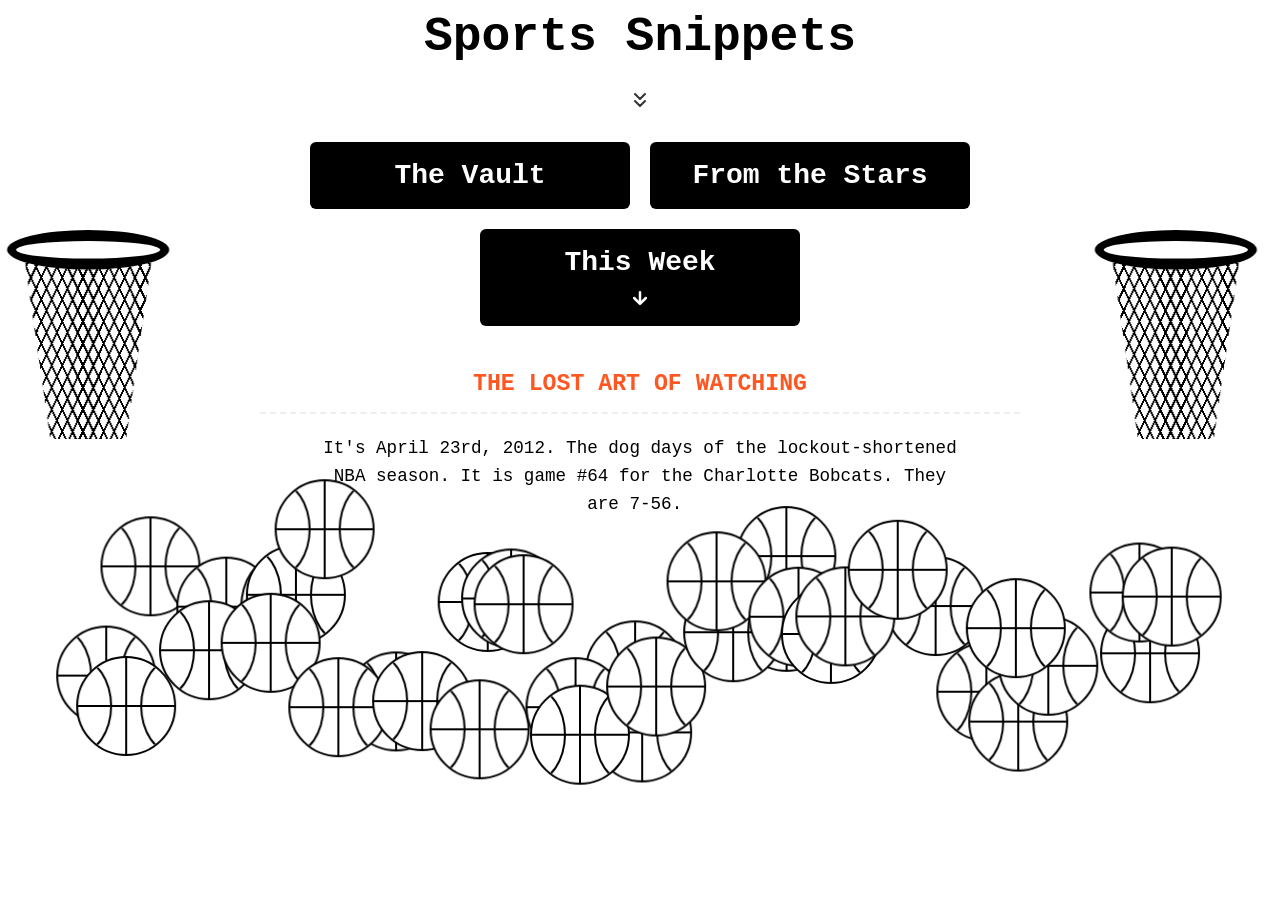
<file: index.html>
<!DOCTYPE html>
<html lang="en">

<head>
    <meta charset="UTF-8">
    <meta name="viewport" content="width=device-width, initial-scale=1.0">
    <title>Bouncing Basketball</title>
    <link rel="preconnect" href="https://fonts.googleapis.com">
    <link rel="preconnect" href="https://fonts.gstatic.com" crossorigin>
    <link href="https://fonts.googleapis.com/css2?family=Inter:wght@400;600&display=swap" rel="stylesheet">
    <link rel="stylesheet" href="style.css?t=12347">
</head>

<body>
    <div class="content-container">
        <h1 class="main-title">Sports Snippets</h1>

        <div id="arrow-toggle" class="arrow-toggle">
            <svg width="24" height="24" viewBox="0 0 24 24" fill="none" stroke="currentColor" stroke-width="2"
                stroke-linecap="round" stroke-linejoin="round">
                <path d="M7 13l5 5 5-5M7 6l5 5 5-5" />
            </svg>
        </div>

        <div id="subtitle-container" class="subtitle-container">
            <p class="subtitle">As we continually move into new ages in every aspect of our lives, we inevitably lose
                some of the past. Our memories are compressed and we have to work to unzip them. We want to remember the
                first time we felt the magnitude of a crowded stadium. The heartbreak shown on one team and the peak of
                humanity on the other. The wonder deep inside your child self as you believed, “maybe that could be me.”
                For those who were not there and for those who want to relive it, let us take you back.</p>
        </div>

        <div class="nav-buttons-column">
            <div class="nav-buttons">
                <a href="vault.html" class="nav-btn">The Vault</a>
                <a href="#" class="nav-btn">From the Stars</a>
            </div>
            <div class="nav-buttons">
                <a href="this-week.html" class="nav-btn" style="display: inline-flex; align-items: center; justify-content: center; gap: 10px; flex-direction: column;">
                    This Week
                    <svg width="20" height="20" viewBox="0 0 24 24" fill="none" stroke="white" stroke-width="3" stroke-linecap="round" stroke-linejoin="round">
                        <path d="M12 5v14M19 12l-7 7-7-7" />
                    </svg>
                </a>
            </div>
        </div>

        <div id="latest-preview-container" class="latest-preview-container" style="display: none; text-align: center; margin-top: 30px; width: 100%; display: flex; flex-direction: column; align-items: center;">
            <h3 class="preview-title" style="position: sticky; top: 0; background-color: #ffffff; padding: 15px 0; z-index: 100; border-bottom: 2px dashed #eee; width: 100%; color: black; font-family: 'Courier New', monospace; font-size: 1.1rem; text-transform: uppercase; margin-bottom: 10px; text-align: center;"><span id="preview-title-text" style="color: #FF5722; font-size: 1.45rem;"></span></h3>
            <div style="width: 100%; max-width: 650px; margin: 0 auto; padding-top: 10px; padding-bottom: 80px;">
                <p id="preview-text" class="preview-text" style="color: #000; font-family: 'Courier New', monospace; font-size: 1.1rem; line-height: 1.6; min-height: 3em; text-align: center; white-space: pre-wrap; margin: 0;"></p>
            </div>
        </div>
    </div>

    <script>
        document.addEventListener('DOMContentLoaded', () => {
            fetch('this-week-articles.json')
                .then(response => response.json())
                .then(articles => {
                    if (articles && articles.length > 0) {
                        const latest = articles[0];
                        document.getElementById('latest-preview-container').style.display = 'block';
                        document.getElementById('preview-title-text').innerText = latest.mainHeader;
                        
                        fetch(latest.markdownFile)
                            .then(res => res.text())
                            .then(text => {
                                const textElement = document.getElementById('preview-text');
                                textElement.textContent = ''; // clear text
                                
                                // Split text into paragraphs based on double newlines
                                const paragraphs = text.split(/\n\n+/).filter(p => p.trim() !== '');
                                let pIndex = 0;
                                
                                function dropParagraph() {
                                    if (pIndex < paragraphs.length) {
                                        // Append the next paragraph with a double newline
                                        textElement.textContent += paragraphs[pIndex] + '\n\n';
                                        pIndex++;
                                        // Wait 800ms before showing the next paragraph
                                        setTimeout(dropParagraph, 800);
                                    }
                                }
                                
                                // Start the paragraph-by-paragraph effect after a short delay
                                setTimeout(dropParagraph, 500);
                            })
                            .catch(err => console.error('Error loading markdown file:', err));
                    }
                })
                .catch(err => console.error('Error loading latest article:', err));
        });
    </script>

    <!-- Basketball Hoops -->
    <div class="hoop-container left-hoop">
        <div class="backboard">
            <div class="inner-square"></div>
            <div class="rim-connect"></div>
            <div class="rim">
                <div class="net"></div>
            </div>
        </div>
    </div>

    <div class="hoop-container right-hoop">
        <div class="backboard">
            <div class="inner-square"></div>
            <div class="rim-connect"></div>
            <div class="rim">
                <div class="net"></div>
            </div>
        </div>
    </div>

    <script>
        window.onerror = function(message, source, lineno, colno, error) {
            const errorDiv = document.createElement('div');
            errorDiv.style.position = 'fixed';
            errorDiv.style.top = '0';
            errorDiv.style.left = '0';
            errorDiv.style.width = '100vw';
            errorDiv.style.backgroundColor = 'red';
            errorDiv.style.color = 'white';
            errorDiv.style.zIndex = '999999';
            errorDiv.style.padding = '20px';
            errorDiv.style.fontSize = '20px';
            errorDiv.innerHTML = `<strong>Error:</strong> ${message}<br>Location: ${source}:${lineno}:${colno}<br><pre>${error && error.stack}</pre>`;
            document.body.appendChild(errorDiv);
        };
    </script>
    <script src="script.js?v=9.11"></script>
</body>

</html>
</file>
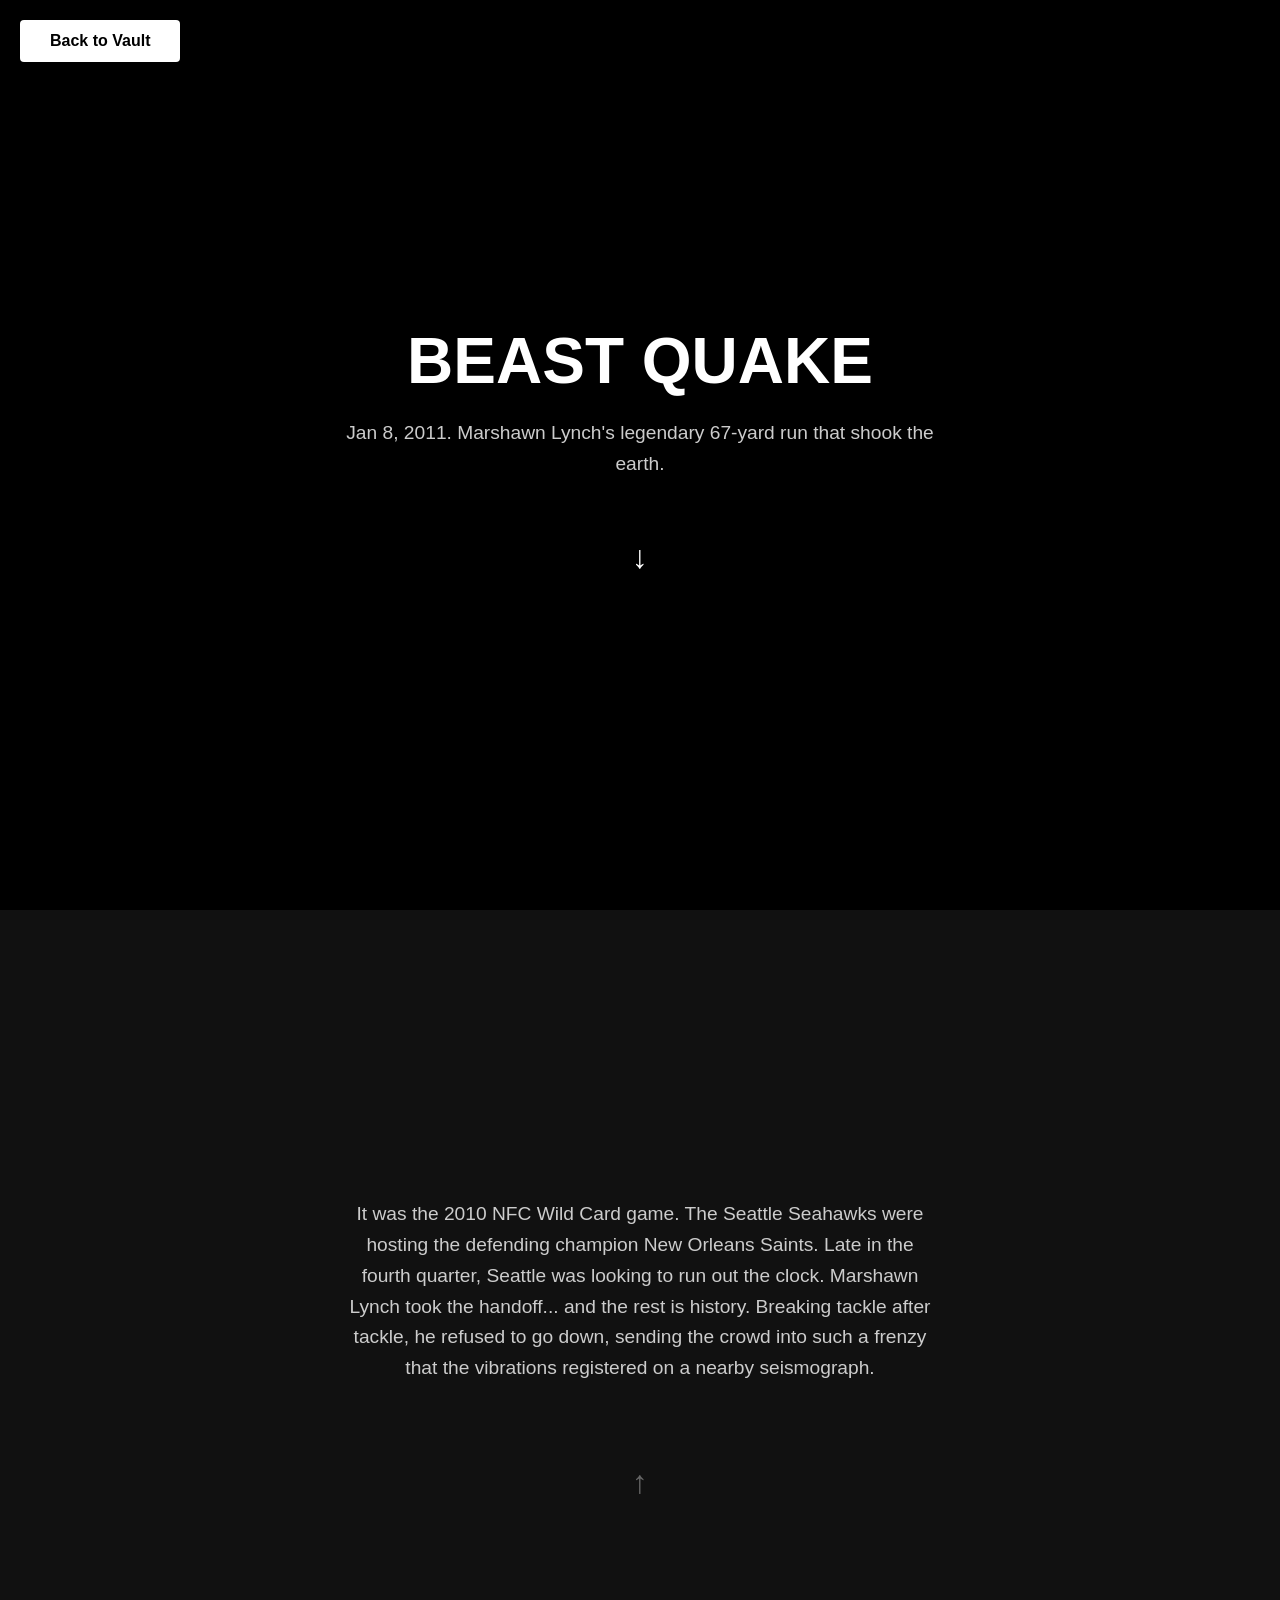
<file: beast-quake.html>
<!DOCTYPE html>
<html lang="en">

<head>
    <meta charset="UTF-8">
    <meta name="viewport" content="width=device-width, initial-scale=1.0">
    <title>Beast Quake - 2011</title>
    <link rel="stylesheet" href="style.css"> <!-- Reuse main styles for font request -->
    <style>
        body {
            font-family: 'Inter', sans-serif;
            background-color: #000;
            /* Dark mode for story page */
            color: #fff;
            display: flex;
            flex-direction: column;
            align-items: center;
            /* justify-content: center;  Removed to allow scrolling */
            min-height: 100vh;
            margin: 0;
            text-align: center;
            overflow-x: hidden;
            /* Prevent horizontal scroll during shake */
        }

        /* Custom Scrollbar */
        ::-webkit-scrollbar {
            width: 10px;
        }

        ::-webkit-scrollbar-track {
            background: #111;
        }

        ::-webkit-scrollbar-thumb {
            background: #444;
            border-radius: 5px;
        }

        ::-webkit-scrollbar-thumb:hover {
            background: #666;
        }

        .content-wrapper {
            height: 100vh;
            display: flex;
            flex-direction: column;
            justify-content: center;
            align-items: center;
            width: 100%;
            position: relative;
        }

        h1 {
            font-size: 4rem;
            font-weight: 800;
            margin-bottom: 20px;
            text-transform: uppercase;
        }

        p {
            font-size: 1.2rem;
            max-width: 600px;
            line-height: 1.6;
            color: #ccc;
        }

        .back-btn {
            position: fixed;
            /* Fixed to stay visible on scroll */
            top: 20px;
            left: 20px;
            padding: 12px 30px;
            background: #fff;
            color: #000;
            text-decoration: none;
            font-weight: 600;
            border-radius: 4px;
            transition: opacity 0.2s;
            z-index: 100;
        }

        .back-btn:hover {
            opacity: 0.8;
        }

        /* Tuned Earthquake Rumble */
        @keyframes rumble {
            0% {
                transform: translate(0, 0) rotate(0);
            }

            5% {
                transform: translate(1px, 1px) rotate(0);
            }

            10% {
                transform: translate(-1px, -2px) rotate(-1deg);
            }

            /* Start buildup */

            /* High Intensity Period (15% - 85%) */
            15% {
                transform: translate(-4px, 0px) rotate(1deg);
            }

            20% {
                transform: translate(4px, 2px) rotate(0deg);
            }

            25% {
                transform: translate(2px, -3px) rotate(1deg);
            }

            30% {
                transform: translate(-3px, 2px) rotate(-1deg);
            }

            35% {
                transform: translate(4px, 1px) rotate(0deg);
            }

            40% {
                transform: translate(-2px, -4px) rotate(1deg);
            }

            45% {
                transform: translate(3px, 3px) rotate(-1deg);
            }

            50% {
                transform: translate(-4px, 1px) rotate(0deg);
            }

            55% {
                transform: translate(2px, -3px) rotate(1deg);
            }

            60% {
                transform: translate(4px, 2px) rotate(0deg);
            }

            65% {
                transform: translate(-3px, -2px) rotate(-1deg);
            }

            70% {
                transform: translate(2px, 3px) rotate(1deg);
            }

            75% {
                transform: translate(-2px, -4px) rotate(0deg);
            }

            80% {
                transform: translate(3px, 1px) rotate(-1deg);
            }

            /* Fade out */
            90% {
                transform: translate(1px, -1px) rotate(0deg);
            }

            100% {
                transform: translate(0, 0) rotate(0);
            }
        }

        .shake {
            animation: rumble 3.0s ease-in-out;
            /* Longer duration */
        }

        /* Arrow */
        .arrow-down,
        .arrow-up {
            font-size: 2rem;
            cursor: pointer;
            animation: bounce 2s infinite;
            padding: 20px;
        }

        .arrow-down {
            margin-top: 40px;
        }

        .arrow-up {
            margin-top: 60px;
            color: #666;
        }

        @keyframes bounce {

            0%,
            20%,
            50%,
            80%,
            100% {
                transform: translateY(0);
            }

            40% {
                transform: translateY(-10px);
            }

            60% {
                transform: translateY(-5px);
            }
        }

        /* Filler Content */
        #story-content {
            min-height: 100vh;
            display: flex;
            flex-direction: column;
            justify-content: center;
            align-items: center;
            padding: 40px;
            background-color: #111;
            width: 100%;
        }
    </style>
</head>

<body>

    <a href="vault.html" class="back-btn">Back to Vault</a>

    <div class="content-wrapper">
        <h1>Beast Quake</h1>
        <p>Jan 8, 2011. Marshawn Lynch's legendary 67-yard run that shook the earth.</p>
        <div class="arrow-down" id="scrollArrow">↓</div>
    </div>

    <div id="story-content">
        <p>
            It was the 2010 NFC Wild Card game. The Seattle Seahawks were hosting the defending champion New Orleans
            Saints.
            Late in the fourth quarter, Seattle was looking to run out the clock. Marshawn Lynch took the handoff...
            and the rest is history. Breaking tackle after tackle, he refused to go down, sending the crowd into such a
            frenzy that the vibrations registered on a nearby seismograph.
        </p>

        <div class="arrow-up" id="scrollUp">↑</div>
    </div>

    <script>
        // Trigger rumble on load
        window.addEventListener('load', () => {
            document.body.classList.add('shake');
            setTimeout(() => {
                document.body.classList.remove('shake');
            }, 3000); // 3.0s shake matches CSS
        });

        // Scroll and Shake
        const arrow = document.getElementById('scrollArrow');
        const upArrow = document.getElementById('scrollUp');
        const storyContent = document.getElementById('story-content');

        arrow.addEventListener('click', () => {
            // Start scrolling
            storyContent.scrollIntoView({ behavior: 'smooth' });

            // Trigger long rumble
            document.body.classList.add('shake');
            setTimeout(() => {
                document.body.classList.remove('shake');
            }, 3000);
        });

        upArrow.addEventListener('click', () => {
            window.scrollTo({ top: 0, behavior: 'smooth' });
        });
    </script>

</body>

</html>
</file>
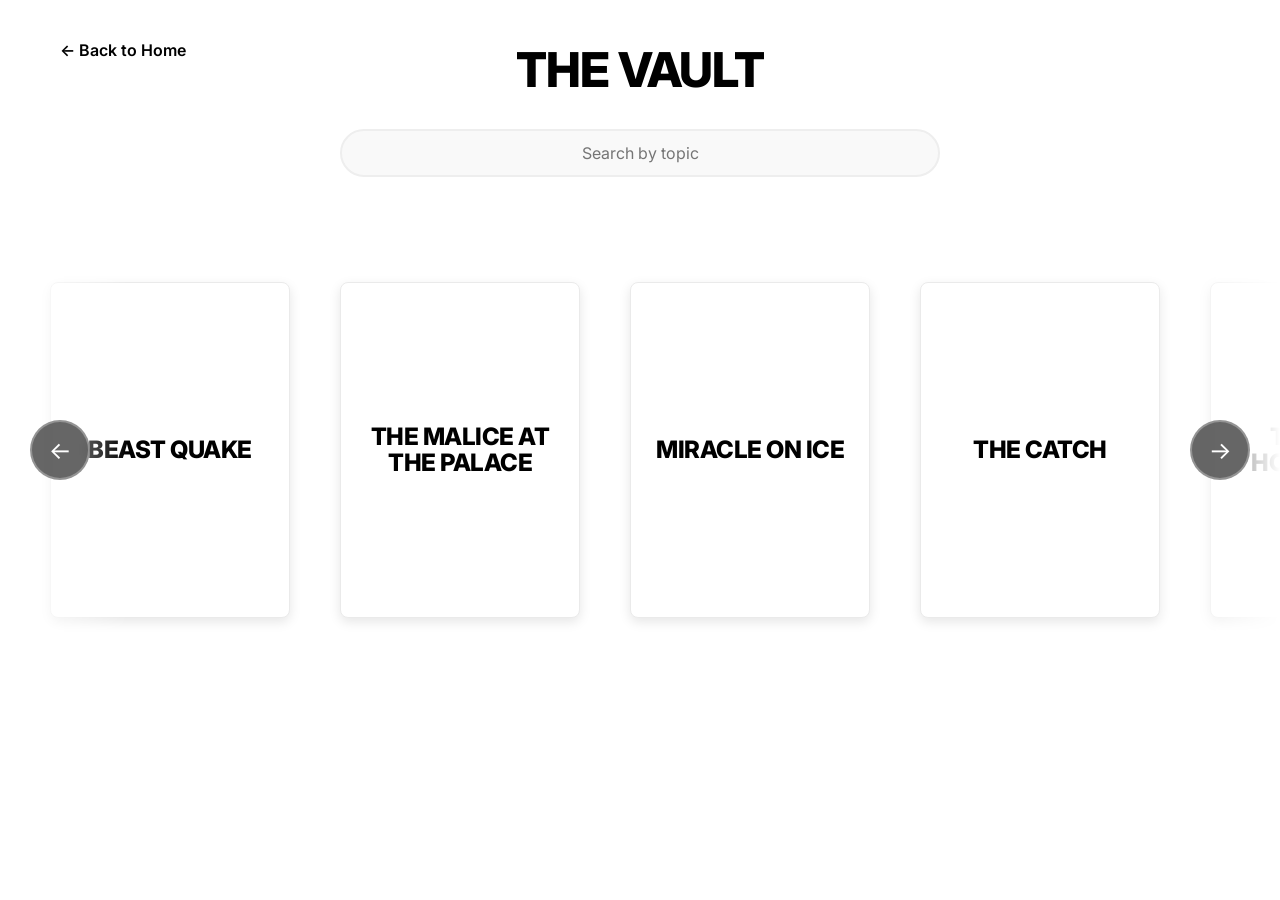
<file: vault.html>
<!DOCTYPE html>
<html lang="en">

<head>
    <meta charset="UTF-8">
    <meta name="viewport" content="width=device-width, initial-scale=1.0">
    <title>The Vault - Sports Snippets</title>
    <!-- Open Graph Meta Tags -->
    <meta property="og:title" content="The Vault | Sports Snippets">
    <meta property="og:description" content="Explore our complete archive of timeless sports stories.">
    <meta property="og:type" content="website">
    <meta property="og:url" content="https://sportssnippets.com/vault.html">
    <meta property="og:image" content="https://sportssnippets.com/assets/preview.png">
    
    <!-- Twitter Card Meta Tags -->
    <meta name="twitter:card" content="summary_large_image">
    <meta name="twitter:title" content="The Vault | Sports Snippets">
    <meta name="twitter:description" content="Explore our complete archive of timeless sports stories.">
    <meta name="twitter:image" content="https://sportssnippets.com/assets/preview.png">
    <link rel="preconnect" href="https://fonts.googleapis.com">
    <link rel="preconnect" href="https://fonts.gstatic.com" crossorigin>
    <link href="https://fonts.googleapis.com/css2?family=Inter:wght@400;600;800&display=swap" rel="stylesheet">
    <link rel="stylesheet" href="vault.css?v=74">
</head>

<body>
    <div class="nav-container">
        <a href="index.html" class="back-link">← Back to Home</a>
        <h1 class="vault-title">The Vault</h1>
        <div class="search-container">
            <input type="text" id="vault-search" placeholder="Search by topic">
            <!-- Datalist removed -->
        </div>
    </div>

    <div class="carousel-container">
        <div class="carousel-track" id="carousel-track">
            <!-- Cards will be generated by JS (Doubled for loop) -->
        </div>
    </div>

    <!-- No longer using modals! -->

    <!-- Scroll Arrows -->
    <div id="scroll-arrow-left" class="scroll-arrow left" title="Scroll Left">←</div>
    <div id="scroll-arrow-right" class="scroll-arrow right" title="Scroll Right">→</div>

    <script src="vault.js?v=81"></script>
</body>

</html>
</file>
<file: style.css>
* {
    margin: 0;
    padding: 0;
    box-sizing: border-box;
}

:root {
    --card-border-color: #d4c5a9;
    /* Vintage cardboard/paper feel */
    --card-bg: #fdfbf7;
    --card-accent: #1a1a1a;
    --card-shadow: 2px 4px 8px rgba(0, 0, 0, 0.15);
}

html {
    overflow-y: scroll;
    overflow-x: hidden;
}

body {
    background-color: #ffffff;
    min-height: 100vh;
    width: 100%;
    margin: 0;
    font-family: 'Courier New', monospace;
    position: relative;
    display: flex;
    flex-direction: column;
    justify-content: flex-start;
    align-items: center;
    padding-top: 10px; /* Moved higher up */
}

/* --- High Fidelity Retro Sports Card Style --- */
.sports-card {
    /* Base Color: Off-white/aged paper */
    background-color: #f4e4bc;

    /* Complex Gradient + Noise Pattern to simulate cardboard stock */
    background-image:
        /* Subtle vignette */
        radial-gradient(circle at center, transparent 50%, rgba(0, 0, 0, 0.03) 100%),
        /* Fiber/Grain effect */
        repeating-linear-gradient(45deg, rgba(0, 0, 0, 0.02) 0px, rgba(0, 0, 0, 0.02) 1px, transparent 1px, transparent 4px),
        repeating-linear-gradient(-45deg, rgba(0, 0, 0, 0.02) 0px, rgba(0, 0, 0, 0.02) 1px, transparent 1px, transparent 4px);

    /* Physical border: Thick card stock "frame" */
    border: 12px solid #fff;

    /* Double layering of shadows to create "thickness" */
    box-shadow:
        /* Inner shadow simulating the paper being slightly pressed */
        inset 0 0 20px rgba(0, 0, 0, 0.05),
        /* The edge of the card stock */
        0 0 0 1px #d0d0d0,
        /* Lift shadow */
        5px 8px 20px rgba(0, 0, 0, 0.25),
        1px 3px 5px rgba(0, 0, 0, 0.1);

    border-radius: 4px;
    /* Slightly worn corners */
    padding: 15px;
    display: flex;
    flex-direction: column;
    position: relative;
    overflow: hidden;

    /* Texture blending */
    background-blend-mode: multiply;
}

/* SVG Noise Overlay for fine grain */
.sports-card::before {
    content: "";
    position: absolute;
    top: 0;
    left: 0;
    right: 0;
    bottom: 0;
    opacity: 0.15;
    background-image: url("data:image/svg+xml,%3Csvg viewBox='0 0 200 200' xmlns='http://www.w3.org/2000/svg'%3E%3Cfilter id='noiseFilter'%3E%3CfeTurbulence type='fractalNoise' baseFrequency='0.8' numOctaves='3' stitchTiles='stitch'/%3E%3C/filter%3E%3Crect width='100%25' height='100%25' filter='url(%23noiseFilter)'/%3E%3C/svg%3E");
    pointer-events: none;
    z-index: 1;
    mix-blend-mode: overlay;
}

/* Image Slot */
.card-image-slot {
    width: 100%;
    aspect-ratio: 4/3;
    background: #e8e8e8;
    margin-bottom: 0px;
    /* Flush with content */
    border: 2px solid #333;
    /* Ink border */
    position: relative;
    overflow: hidden;
    z-index: 2;
    /* Filter to slightly desaturate/age content inside */
    filter: sepia(0.2) contrast(1.1);
}

.card-image-slot img {
    width: 100%;
    height: 100%;
    object-fit: cover;
}

.card-image-slot:empty {
    background-image:
        repeating-linear-gradient(45deg, #ccc 0, #ccc 1px, transparent 1px, transparent 10px),
        linear-gradient(to bottom, #ddd, #eee);
    opacity: 0.5;
}

/* Typography styles inside card */
.card-title,
.banner-title {
    font-family: 'Impact', sans-serif;
    text-transform: uppercase;
    color: #2a2a2a;
    letter-spacing: 1px;
    /* Ink bleed effect */
    text-shadow: 1px 1px 0 rgba(0, 0, 0, 0.1);
    opacity: 0.9;
}

.card-description-overlay {
    background: #fff;
    /* Clean paper for text area */
    border-top: 2px solid #333;
    background-image: url("data:image/svg+xml,%3Csvg viewBox='0 0 200 200' xmlns='http://www.w3.org/2000/svg'%3E%3Cfilter id='noiseFilter'%3E%3CfeTurbulence type='fractalNoise' baseFrequency='0.8' numOctaves='3' stitchTiles='stitch'/%3E%3C/filter%3E%3Crect width='100%25' height='100%25' filter='url(%23noiseFilter)'/%3E%3C/svg%3E");
    background-size: 100px 100px;
    background-blend-mode: overlay;
    background-color: #fdfdfd;
}

.card-stats-area {
    font-family: 'Courier New', monospace;
    font-weight: 700;
    color: #444;
    border-top: 1px dashed #999;
}


/* Shared Styles */
.content-container {
    text-align: center;
    z-index: 1;
    padding: 0 20px;
    max-width: 800px;
}

.main-title {
    font-size: 3rem;
    font-weight: 600;
    color: #000;
    margin-bottom: 24px;
    pointer-events: none;
}

.arrow-toggle {
    margin: 0 auto 10px auto;
    cursor: pointer;
    transition: transform 0.4s ease;
    display: flex;
    justify-content: center;
    align-items: center;
    color: #333;
}

.arrow-toggle:hover {
    transform: scale(1.2);
    color: #000;
}

.arrow-toggle.expanded {
    transform: rotate(180deg);
}

.subtitle-container {
    max-height: 0;
    overflow: hidden;
    opacity: 0;
    transition: max-height 0.5s ease, opacity 0.5s ease, margin 0.5s ease;
    position: relative;
    z-index: 5;
}

.subtitle-container.expanded {
    max-height: 500px;
    opacity: 1;
    margin-bottom: 24px;
    transition: max-height 3.0s ease, opacity 3.0s ease, margin 3.0s ease;
}

.subtitle {
    font-size: 1.1rem;
    line-height: 1.6;
    color: #333;
    pointer-events: none;
}

.nav-buttons-column {
    display: flex;
    flex-direction: column;
    align-items: center;
    gap: 20px;
    margin-top: 20px;
}

.nav-buttons {
    display: flex;
    justify-content: center;
    gap: 20px;
}

.ball {
    position: fixed;
    top: 0;
    left: 0;
    width: 100px;
    height: 100px;
    border: 2px solid black;
    background-color: white;
    border-radius: 50%;
    will-change: transform;
    cursor: pointer;
    overflow: hidden;
    z-index: 2;
}

.ball.orange {
    background-color: #FF5722 !important;
    border-color: #E64A19;
}

.line {
    position: absolute;
    background-color: black;
}

.horizontal {
    width: 100%;
    height: 2px;
    top: 50%;
    transform: translateY(-50%);
}

.vertical {
    height: 100%;
    width: 2px;
    left: 50%;
    transform: translateX(-50%);
}

.curve-left {
    width: 70%;
    height: 100%;
    border: 2px solid black;
    border-radius: 50%;
    top: 0;
    left: -35%;
    background: transparent;
}

.curve-right {
    width: 70%;
    height: 100%;
    border: 2px solid black;
    border-radius: 50%;
    top: 0;
    right: -35%;
    background: transparent;
}

.nav-btn {
    background-color: black;
    color: white;
    padding: 18px 42px;
    text-decoration: none;
    font-weight: 600;
    font-size: 1.75rem;
    border-radius: 6px;
    transition: transform 0.2s ease, opacity 0.2s ease;
    z-index: 10;
    pointer-events: auto;
    position: relative;
    white-space: nowrap;
    min-width: 320px;
    text-align: center;
    display: inline-block;
}

.nav-btn:hover {
    transform: scale(1.05);
    opacity: 0.9;
}

/* --- Basketball Hoops --- */
.hoop-container {
    position: fixed;
    top: 35%;
    z-index: 9999;
    /* Force on top of everything */
    width: 140px;
    height: 140px;
    pointer-events: none;
    /* Let clicks pass through */
    animation: hoop-float 6s ease-in-out infinite;
}

.left-hoop {
    left: 0px;
    /* Force onto screen edge */
    transform: rotate(15deg);
    /* Slight angle inwards */
}

.right-hoop {
    right: 0px;
    /* Force onto screen edge */
    transform: rotate(-15deg) scaleX(-1);
    /* Mirror and tilt */
}

.backboard {
    width: 120px;
    height: 90px;
    border: 3px solid black;
    background-color: white;
    position: relative;
    /* Glass feel */
    box-shadow: 2px 2px 0 rgba(0, 0, 0, 0.1);
}

.inner-square {
    width: 40px;
    height: 30px;
    border: 2px solid black;
    position: absolute;
    bottom: 15px;
    /* Just above rim */
    left: 50%;
    transform: translateX(-50%);
}

.rim-connect {
    width: 10px;
    height: 10px;
    background: black;
    position: absolute;
    bottom: 15px;
    left: 50%;
    transform: translateX(-50%) translateY(5px);
}

.rim {
    width: 60px;
    height: 12px;
    border: 3px solid black;
    border-radius: 50%;
    /* Oval */
    position: absolute;
    bottom: 5px;
    /* Protrudes slightly below backboard bottom physically, but visually attached */
    left: 50%;
    transform: translateX(-50%);
    background: transparent;
    /* See through */
    z-index: 2;
}

/* Net Logic */
.net {
    width: 46px;
    height: 50px;
    position: absolute;
    top: 50%;
    /* Starts at middle of rim */
    left: 50%;
    transform: translateX(-50%);
    z-index: 1;
    /* Behind rim front */

    /* Cross hatch pattern for net */
    background:
        repeating-linear-gradient(60deg, transparent, transparent 4px, black 4px, black 5px),
        repeating-linear-gradient(-60deg, transparent, transparent 4px, black 4px, black 5px);

    /* Shape the net: wider at top, narrow at bottom */
    clip-path: polygon(0 0, 100% 0, 80% 100%, 20% 100%);

    /* Animation */
    transform-origin: top center;
    animation: net-sway 4s ease-in-out infinite alternate;
}


/* Animations */
@keyframes hoop-float {

    0%,
    100% {
        transform: translateY(0) rotate(15deg);
    }

    50% {
        transform: translateY(-15px) rotate(15deg);
    }
}

/* Specific float for right hoop to preserve scaleX(-1) */
.right-hoop {
    animation-name: hoop-float-right;
}

@keyframes hoop-float-right {

    0%,
    100% {
        transform: translateY(0) rotate(-15deg) scaleX(-1);
    }

    50% {
        transform: translateY(-15px) rotate(-15deg) scaleX(-1);
    }
}


@keyframes net-sway {
    0% {
        transform: translateX(-50%) rotate(2deg) skewX(2deg);
    }

    100% {
        transform: translateX(-50%) rotate(-2deg) skewX(-2deg);
    }
}

/* --- MOBILE RESPONSIVENESS --- */
@media (max-width: 768px) {
    .main-title {
        font-size: 2rem !important;
    }
    .subtitle {
        font-size: 0.85rem !important;
    }
    .nav-buttons-column {
        flex-direction: column !important;
        gap: 10px !important;
    }
    .nav-buttons {
        flex-direction: column !important;
        gap: 10px !important;
        width: 100%;
    }
    .nav-btn {
        width: 100% !important;
        max-width: none !important;
    }
    .ball {
        width: 60px !important;
        height: 60px !important;
    }
    .left-hoop, .right-hoop {
        display: none !important;
    }
    .content-container {
        padding: 0 10px !important;
    }
}
</file>
<file: vault.css>
* {
    margin: 0;
    padding: 0;
    box-sizing: border-box;
}

body {
    background-color: #ffffff;
    font-family: 'Inter', sans-serif;
    color: #000;
    height: 100vh;
    display: flex;
    flex-direction: column;
    overflow: hidden;
    /* Prevent vertical scroll */
}

.nav-container {
    padding: 40px 20px;
    width: 100%;
    max-width: 1200px;
    margin: 0 auto;
    display: flex;
    flex-direction: column;
    align-items: center;
    position: absolute;
    /* Detach from flow for perfect carousel centering */
    top: 0;
    left: 50%;
    transform: translateX(-50%);
    z-index: 1000;
}

.back-link {
    position: absolute;
    left: 20px;
    top: 40px;
    text-decoration: none;
    color: #000;
    font-weight: 600;
    font-size: 1rem;
    transition: opacity 0.2s;
}

.back-link:hover {
    opacity: 0.7;
}

.vault-title {
    font-size: 3rem;
    font-weight: 800;
    text-transform: uppercase;
    letter-spacing: -1px;
    margin-bottom: 20px;
}

.search-container {
    width: 100%;
    max-width: 600px;
    margin-top: 10px;
    display: flex;
    gap: 15px;
    justify-content: center;
}

#vault-search {
    flex: 2;
    /* Takes more space */
    padding: 12px 20px;
    font-family: 'Inter', sans-serif;
    font-size: 1rem;
    border: 2px solid #eee;
    border-radius: 30px;
    background-color: #f9f9f9;
    transition: all 0.3s ease;
    text-align: center;
    outline: none;
}

#vault-search:focus {
    border-color: #000;
    background-color: #fff;
    box-shadow: 0 4px 12px rgba(0, 0, 0, 0.1);
}

/* Grid Layout - 4 Columns */
/* --- CAROUSEL LAYOUT --- */
.carousel-container {
    width: 100%;
    max-width: 100%;
    overflow: hidden;
    position: relative;
    /* Perfect Vertical Centering */
    flex-grow: 1;
    display: flex;
    align-items: center;
    padding: 0;
    /* Masking for fade effect on edges */
    -webkit-mask-image: linear-gradient(to right, transparent, black 10%, black 90%, transparent);
    mask-image: linear-gradient(to right, transparent, black 10%, black 90%, transparent);
}

/* Floating Scroll Arrow */
.scroll-arrow {
    position: fixed;
    right: 30px;
    top: 50%;
    transform: translateY(-50%);
    width: 60px;
    height: 60px;
    background: rgba(0, 0, 0, 0.6);
    color: #fff;
    border-radius: 50%;
    display: flex;
    align-items: center;
    justify-content: center;
    font-size: 24px;
    cursor: pointer;
    z-index: 1000;
    transition: all 0.3s ease;
    border: 2px solid rgba(255, 255, 255, 0.3);
    backdrop-filter: blur(5px);
    user-select: none;
}

.scroll-arrow:hover {
    background: rgba(0, 0, 0, 0.9);
    transform: translateY(-50%) scale(1.1);
    box-shadow: 0 0 20px rgba(255, 255, 255, 0.2);
}

.scroll-arrow.left {
    left: 30px;
    right: auto;
}

.scroll-arrow.right {
    right: 30px;
}

.scroll-arrow:active {
    transform: translateY(-50%) scale(0.95);
}

.carousel-track {
    display: flex;
    gap: 50px;
    /* Space between cards */
    width: max-content;
    /* Allow it to be as wide as needed */
    animation: scroll-left 60s linear infinite;
    animation-play-state: running;
    /* Force running */
    padding-left: 50px;
}

/* Hover Pause REMOVED per user request to keep it moving on load */
/* .carousel-container:hover .carousel-track { animation-play-state: paused; } */

.carousel-track.paused {
    animation-play-state: paused;
}

@keyframes scroll-left {
    0% {
        transform: translateX(0);
    }

    100% {
        /* Move by 50% because we have 2 sets of cards (Original + Clone) */
        /* JS will eventually need to calculate this exact pixel width for perfect loop, 
           but for now, assuming logic: we move exactly half the track width if both sets are identical. 
           ACTUALLY: The best way is to move -50% if the track holds exactly 2 sets. */
        transform: translateX(-50%);
    }
}

/* Hover Pause on container REMOVED - now handled by JS on cards */
.carousel-track.hover-paused {
    animation-play-state: paused;
}

@keyframes scroll-left {
    0% {
        transform: translateX(0);
    }

    100% {
        transform: translateX(-50%);
    }
}


/* Modals removed for direct links */

/* MAIN CARD CONTAINER (Structural) */
.card {
    width: 240px;
    flex-shrink: 0;
    aspect-ratio: 2.5/3.5;
    display: flex;
    justify-content: center;
    align-items: center;
    cursor: pointer;
    transition: transform 0.2s, box-shadow 0.2s;
    position: relative;
    z-index: 1;
    transition: all 0.5s cubic-bezier(0.25, 0.8, 0.25, 1);

    /* CRITICAL: Visible overflow for subcards, NO background here */
    overflow: visible !important;
    margin: 0 auto;
    border: none;
    box-shadow: none;
    background: none !important;
}

/* BACKGROUND LAYER (Cropped) */
.card-bg {
    position: absolute;
    inset: 0;
    width: 100%;
    height: 100%;
    z-index: 0;
    overflow: hidden;
    border-radius: 8px;
    background-repeat: no-repeat;
    background-position: center;
    background-color: #fff;
    box-shadow: 0 4px 12px rgba(0,0,0,0.1);
    border: 1px solid #eaeaea;
}

/* RESET helper for pseudo elements used in CSS version */
.card::before,
.card::after {
    display: none;
}


/* --- ARTICLE TITLES --- */
.card-title {
    position: relative;
    z-index: 20;
    font-weight: 800;
    font-size: 1.5rem;
    text-align: center;
    padding: 20px;
    color: #000;
    text-transform: uppercase;
    letter-spacing: -0.5px;
    line-height: 1.1;
    transition: color 0.3s;
}

.card:hover .card-title {
    color: #555;
}


/* --- SHARED INTERACTION --- */

.card.faded {
    opacity: 0;
    transform: scale(0.8);
    pointer-events: none;
}

.card:hover {
    transform: translateY(-5px) scale(1.05);
    /* Slight pop */
    z-index: 100;
}

/* --- MOBILE RESPONSIVENESS --- */
@media (max-width: 768px) {
    .vault-title {
        font-size: 2rem !important;
        margin-bottom: 10px;
    }
    .card {
        width: 180px !important;
    }
    .nav-container {
        padding: 20px 10px !important;
    }
    .scroll-arrow {
        width: 40px !important;
        height: 40px !important;
        font-size: 18px !important;
    }
    .scroll-arrow.left {
        left: 10px !important;
    }
    .scroll-arrow.right {
        right: 10px !important;
    }
}
</file>
